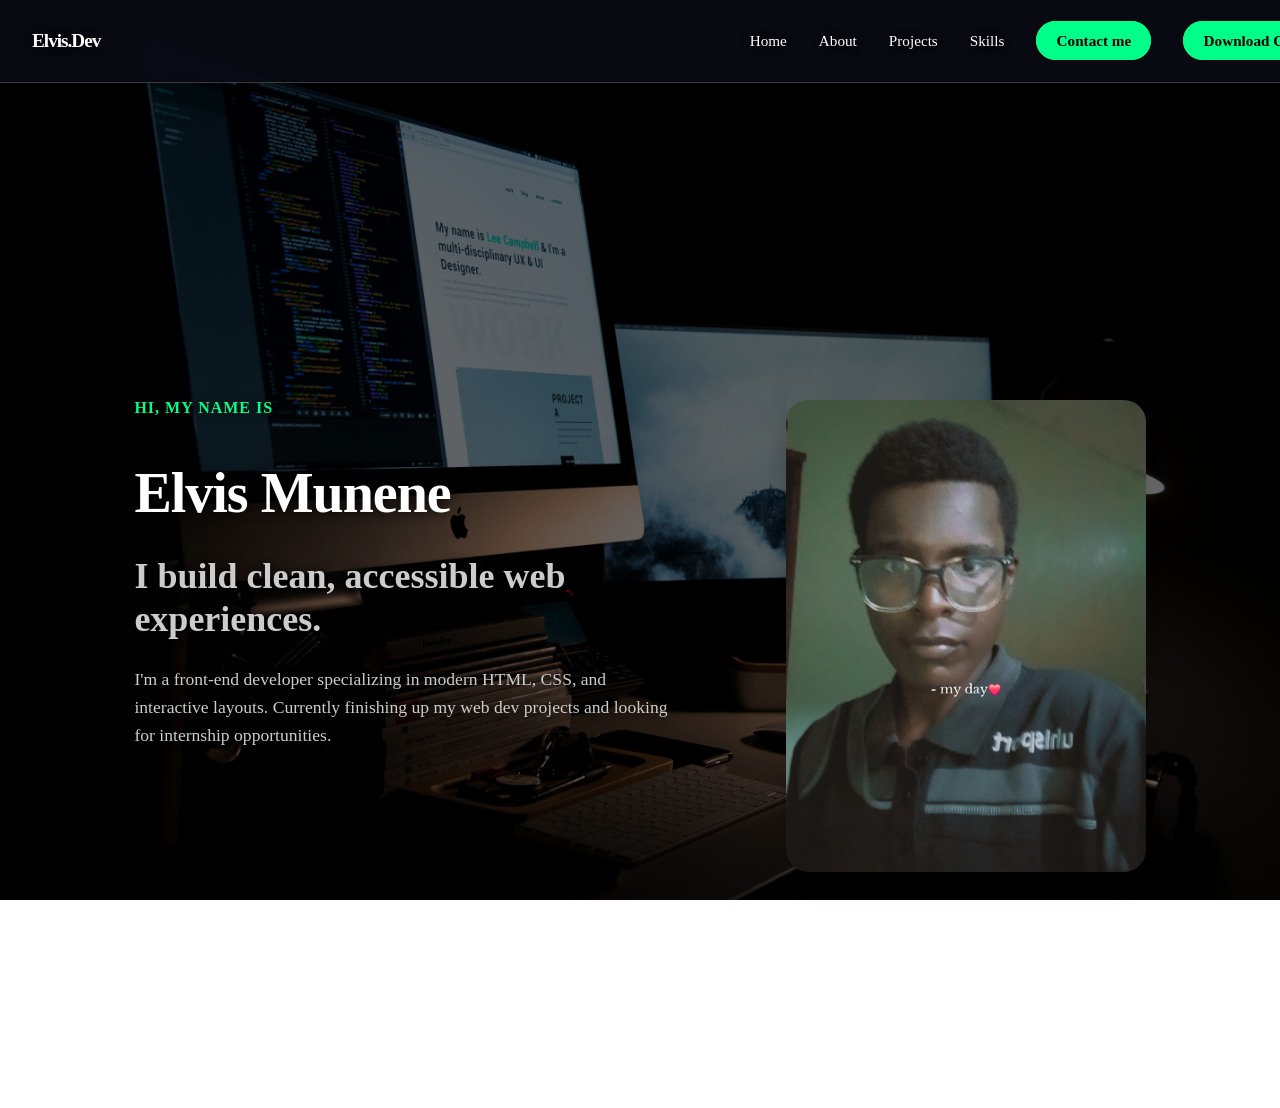
<file: index.html>
<!doctype html>
<html lang="en">
  <head>
    <meta charset="UTF-8" />
    <meta name="viewport" content="width=device-width, initial-scale=1.0" />
    <title>Elvis Portfolio</title>
    <link rel="stylesheet" href="style.css" />
  </head>
  <body>
    <nav class="navbar" id="header-navbar">
      <div id="navlogo">
        <a href="#home">Elvis.Dev</a>
      </div>

      <ul class="navmenu">
        <li><a href="index.html" class="navlink">Home</a></li>
        <li><a href="about.html" class="navlink">About</a></li>
        <li><a href="projects.html" class="navlink">Projects</a></li>
        <li><a href="skills.html" class="navlink">Skills</a></li>
        <li><a href="contact.html" class="navlink navbtn">Contact me</a></li>
        <li>
          <a href="cv/Elvis_CV.html" class="navlink navbtn" download
            >Download Cv</a
          >
        </li>
      </ul>
    </nav>

    <section class="hero" id="home">
      <div class="hero-container">
        <div class="hero-text">
          <p class="hero-subtitle">Hi, my name is</p>
          <h1 class="hero-title">Elvis Munene</h1>
          <h2 class="hero-tagline">
            I build clean, accessible web experiences.
          </h2>
          <p class="hero-description">
            I'm a front-end developer specializing in modern HTML, CSS, and
            interactive layouts. Currently finishing up my web dev projects and
            looking for internship opportunities.
          </p>
        </div>

        <div class="herovisual">
          <div class="heroimagewrapper">
            <div class="heroimage">
              <img
                src="images1/mine.jpg"
                alt="Elvis with glasses"
                class="heroimage"
              />
            </div>
          </div>
        </div>
      </div>
    </section>
  </body>
</html>
</file>
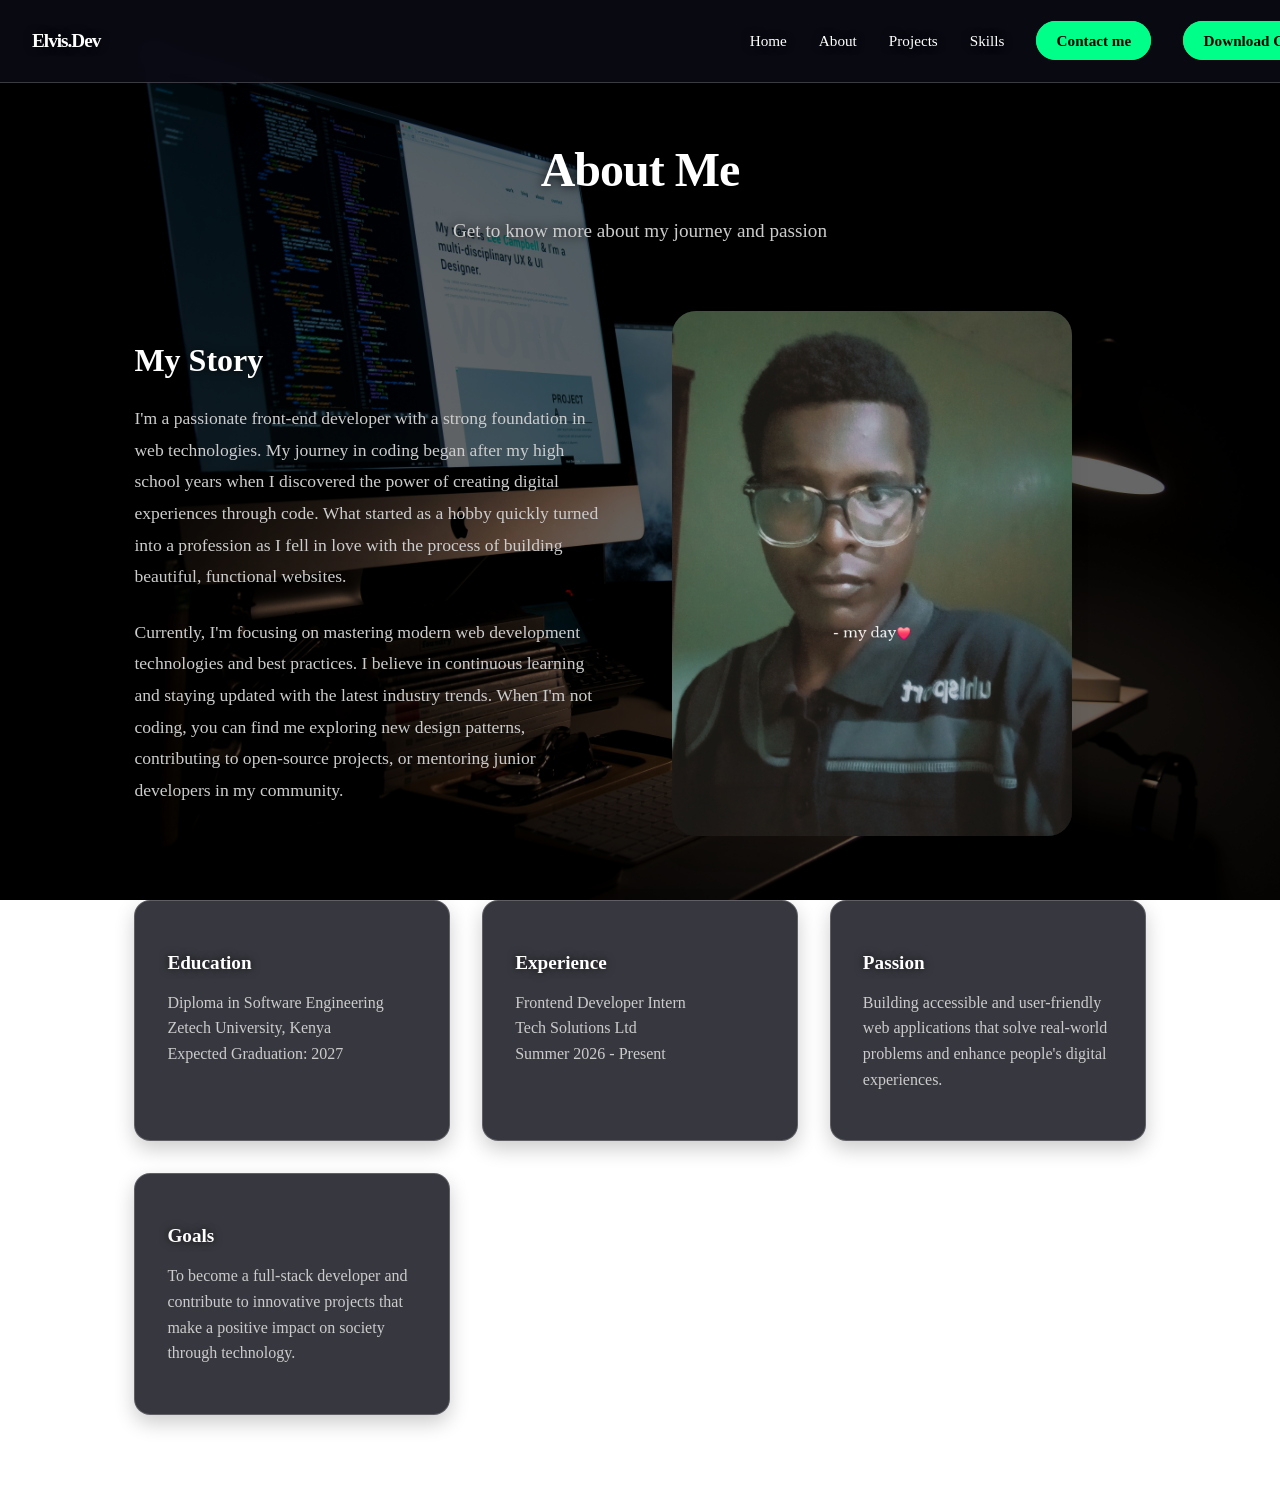
<file: about.html>
<!doctype html>
<html lang="en">
  <head>
    <meta charset="UTF-8" />
    <meta name="viewport" content="width=device-width, initial-scale=1.0" />
    <title>About - Elvis Portfolio</title>
    <link rel="stylesheet" href="style.css" />
  </head>
  <body>
    <nav class="navbar" id="header-navbar">
      <div id="navlogo">
        <a href="#home">Elvis.Dev</a>
      </div>

      <ul class="navmenu">
        <li><a href="index.html" class="navlink">Home</a></li>
        <li><a href="about.html" class="navlink">About</a></li>
        <li><a href="projects.html" class="navlink">Projects</a></li>
        <li><a href="skills.html" class="navlink">Skills</a></li>
        <li><a href="contact.html" class="navlink navbtn">Contact me</a></li>
        <li>
          <a href="cv/Elvis_CV.html" class="navlink navbtn" download
            >Download Cv</a
          >
        </li>
      </ul>
    </nav>

    <section class="page-section" id="about">
      <div class="section-container">
        <div class="section-header">
          <h1 class="section-title">About Me</h1>
          <p class="section-subtitle">
            Get to know more about my journey and passion
          </p>
        </div>

        <div class="about-content">
          <div class="about-text">
            <h2 class="about-heading">My Story</h2>
            <p class="about-paragraph">
              I'm a passionate front-end developer with a strong foundation in
              web technologies. My journey in coding began after my high school
              years when I discovered the power of creating digital experiences
              through code. What started as a hobby quickly turned into a
              profession as I fell in love with the process of building
              beautiful, functional websites.
            </p>
            <p class="about-paragraph">
              Currently, I'm focusing on mastering modern web development
              technologies and best practices. I believe in continuous learning
              and staying updated with the latest industry trends. When I'm not
              coding, you can find me exploring new design patterns,
              contributing to open-source projects, or mentoring junior
              developers in my community.
            </p>
          </div>

          <div class="about-image-wrapper">
            <img
              src="images1/mine.jpg"
              alt="Elvis Munene"
              class="about-image"
            />
          </div>
        </div>

        <div class="about-details">
          <div class="detail-card">
            <h3 class="detail-title">Education</h3>
            <p class="detail-content">
              Diploma in Software Engineering<br />
              Zetech University, Kenya<br />
              Expected Graduation: 2027
            </p>
          </div>

          <div class="detail-card">
            <h3 class="detail-title">Experience</h3>
            <p class="detail-content">
              Frontend Developer Intern<br />
              Tech Solutions Ltd<br />
              Summer 2026 - Present
            </p>
          </div>

          <div class="detail-card">
            <h3 class="detail-title">Passion</h3>
            <p class="detail-content">
              Building accessible and user-friendly web applications that solve
              real-world problems and enhance people's digital experiences.
            </p>
          </div>

          <div class="detail-card">
            <h3 class="detail-title">Goals</h3>
            <p class="detail-content">
              To become a full-stack developer and contribute to innovative
              projects that make a positive impact on society through
              technology.
            </p>
          </div>
        </div>
      </div>
    </section>
  </body>
</html>
</file>
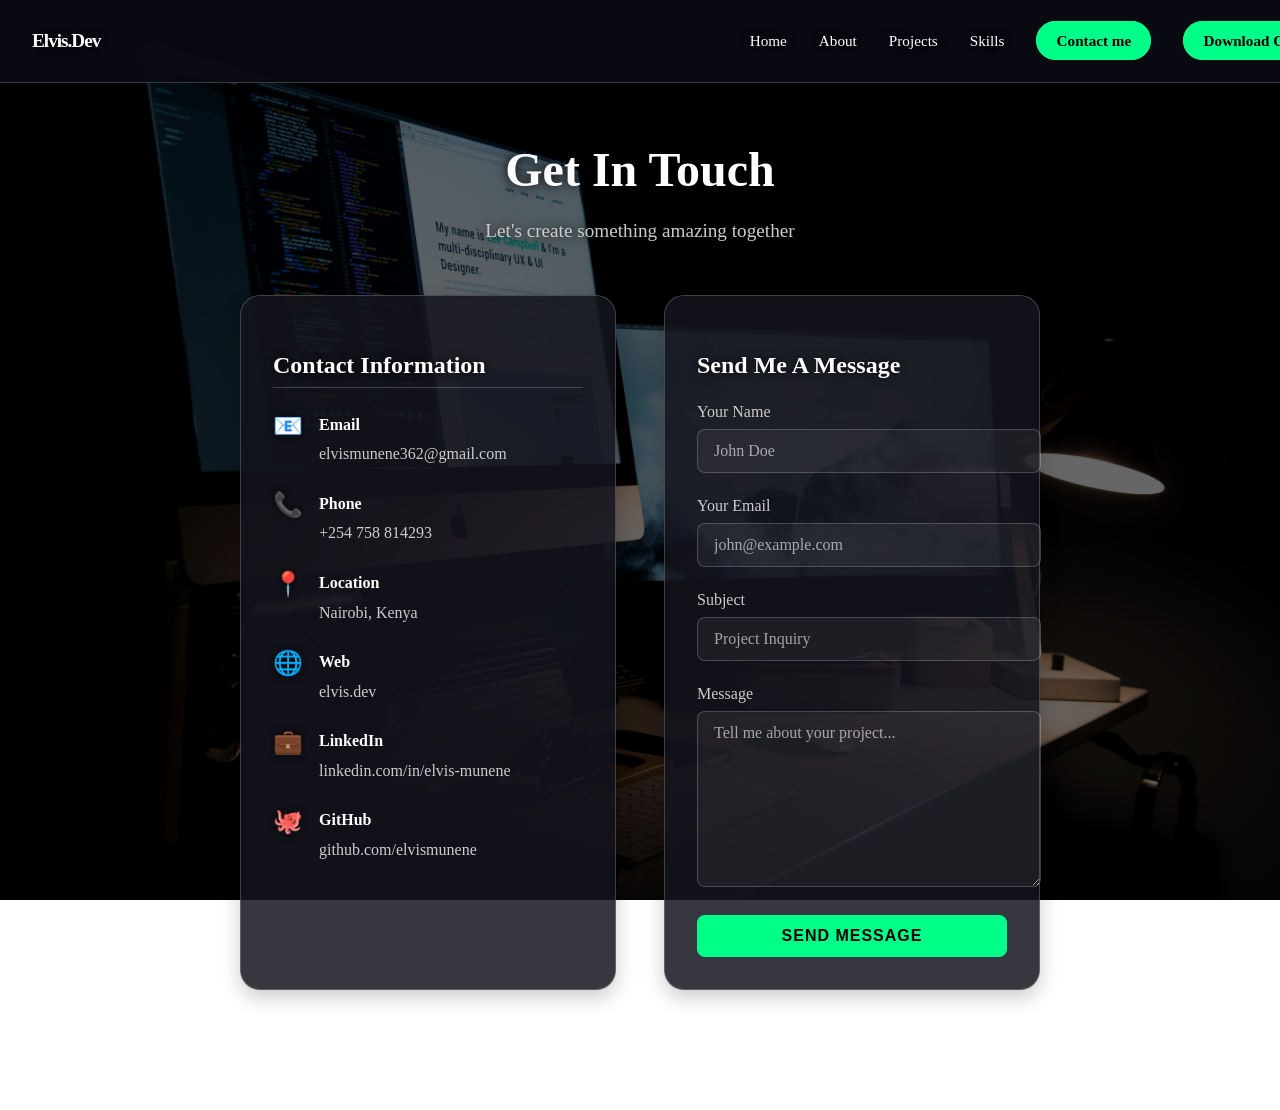
<file: contact.html>
<!doctype html>
<html lang="en">
  <head>
    <meta charset="UTF-8" />
    <meta name="viewport" content="width=device-width, initial-scale=1.0" />
    <title>Contact - Elvis Portfolio</title>
    <link rel="stylesheet" href="style.css" />
  </head>
  <body>
    <nav class="navbar" id="header-navbar">
      <div id="navlogo">
        <a href="#home">Elvis.Dev</a>
      </div>

      <ul class="navmenu">
        <li><a href="index.html" class="navlink">Home</a></li>
        <li><a href="about.html" class="navlink">About</a></li>
        <li><a href="projects.html" class="navlink">Projects</a></li>
        <li><a href="skills.html" class="navlink">Skills</a></li>
        <li><a href="contact.html" class="navlink navbtn">Contact me</a></li>
        <li>
          <a href="cv/Elvis_CV.html" class="navlink navbtn" download
            >Download Cv</a
          >
        </li>
      </ul>
    </nav>

    <section class="contact-section" id="contact">
      <div class="contact-container">
        <div class="contact-header">
          <h1 class="contact-title">Get In Touch</h1>
          <p class="contact-subtitle">
            Let's create something amazing together
          </p>
        </div>

        <div class="contact-content">
          <div class="contact-info">
            <h3>Contact Information</h3>

            <div class="info-item">
              <div class="info-icon">📧</div>
              <div class="info-text">
                <strong>Email</strong>
                elvismunene362@gmail.com
              </div>
            </div>

            <div class="info-item">
              <div class="info-icon">📞</div>
              <div class="info-text">
                <strong>Phone</strong>
                +254 758 814293
              </div>
            </div>

            <div class="info-item">
              <div class="info-icon">📍</div>
              <div class="info-text">
                <strong>Location</strong>
                Nairobi, Kenya
              </div>
            </div>

            <div class="info-item">
              <div class="info-icon">🌐</div>
              <div class="info-text">
                <strong>Web</strong>
                elvis.dev
              </div>
            </div>

            <div class="info-item">
              <div class="info-icon">💼</div>
              <div class="info-text">
                <strong>LinkedIn</strong>
                linkedin.com/in/elvis-munene
              </div>
            </div>

            <div class="info-item">
              <div class="info-icon">🐙</div>
              <div class="info-text">
                <strong>GitHub</strong>
                github.com/elvismunene
              </div>
            </div>
          </div>

          <div class="contact-form">
            <h3>Send Me A Message</h3>
            <form action="#" method="POST">
              <div class="form-group">
                <label for="name">Your Name</label>
                <input
                  type="text"
                  id="name"
                  name="name"
                  placeholder="John Doe"
                  required
                />
              </div>

              <div class="form-group">
                <label for="email">Your Email</label>
                <input
                  type="email"
                  id="email"
                  name="email"
                  placeholder="john@example.com"
                  required
                />
              </div>

              <div class="form-group">
                <label for="subject">Subject</label>
                <input
                  type="text"
                  id="subject"
                  name="subject"
                  placeholder="Project Inquiry"
                  required
                />
              </div>

              <div class="form-group">
                <label for="message">Message</label>
                <textarea
                  id="message"
                  name="message"
                  placeholder="Tell me about your project..."
                  required
                ></textarea>
              </div>

              <button type="submit" class="submit-btn">Send Message</button>
            </form>
          </div>
        </div>
      </div>
    </section>
  </body>
</html>
</file>
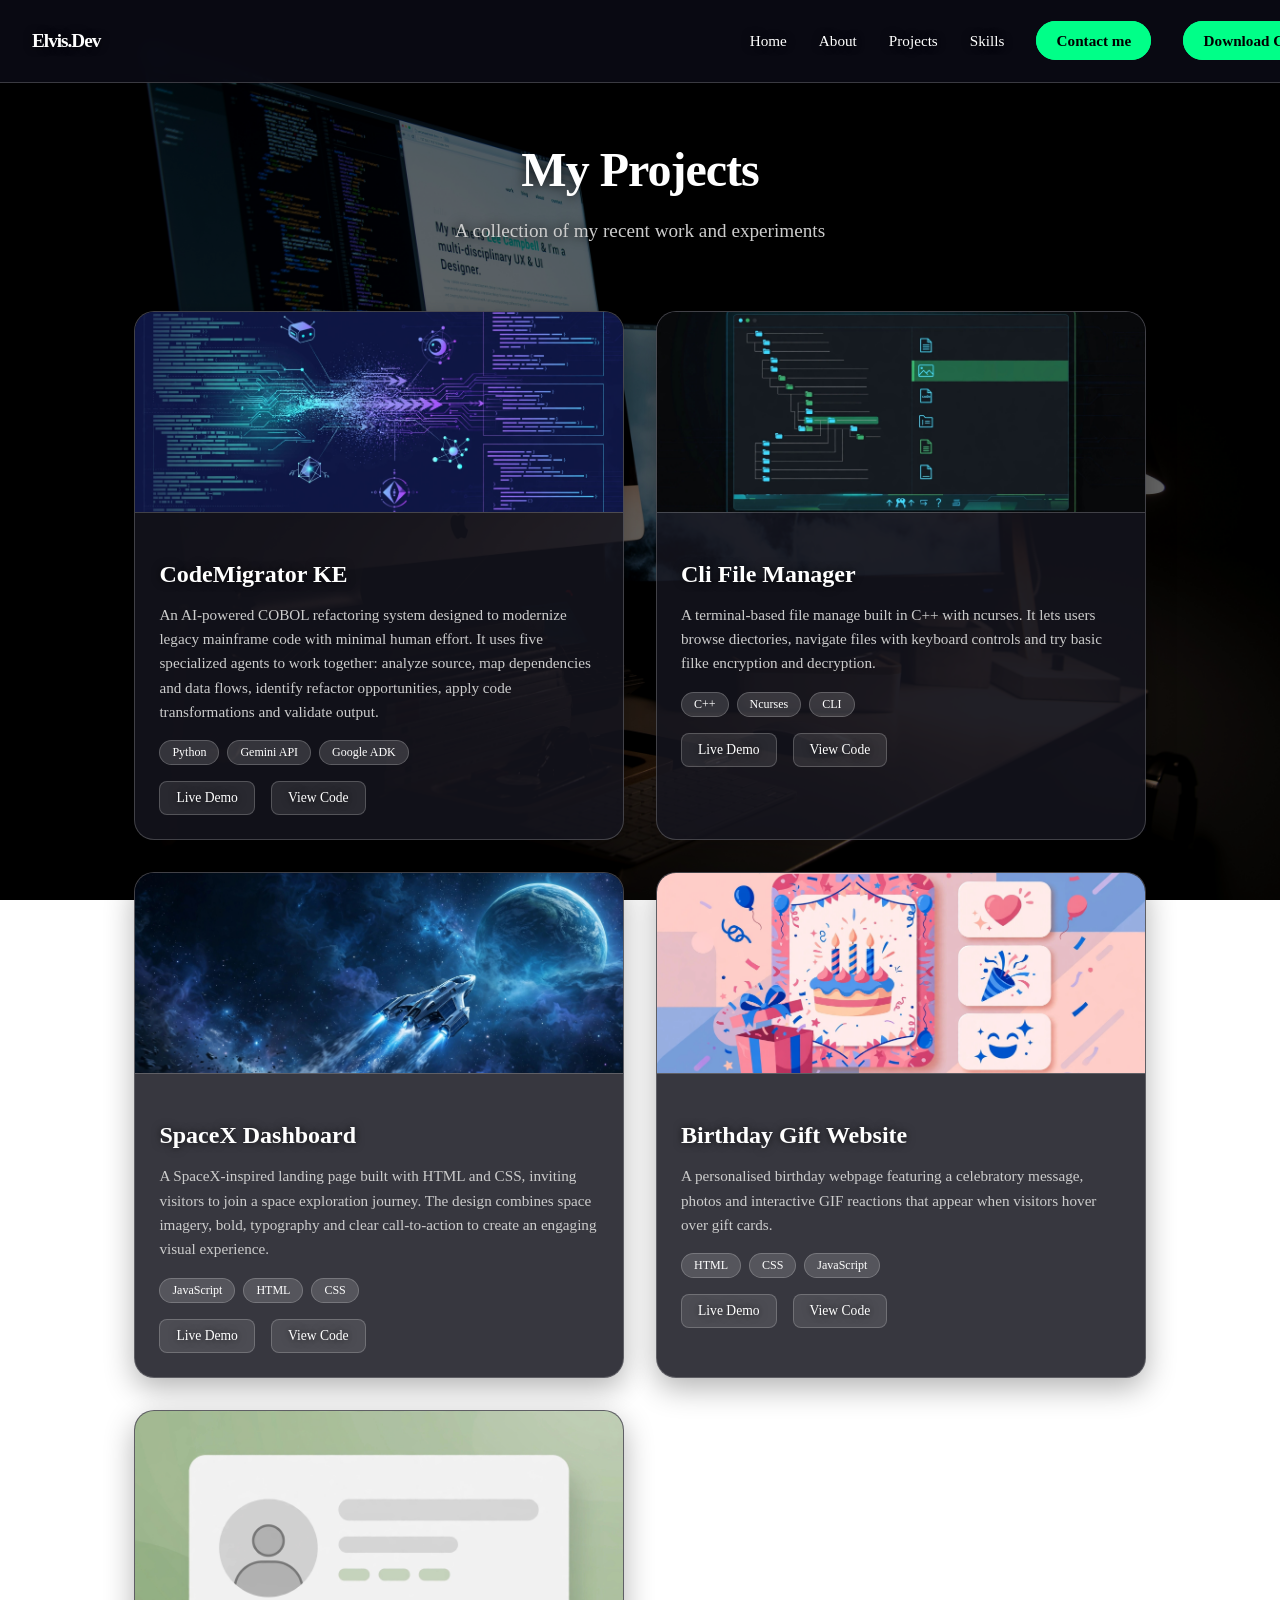
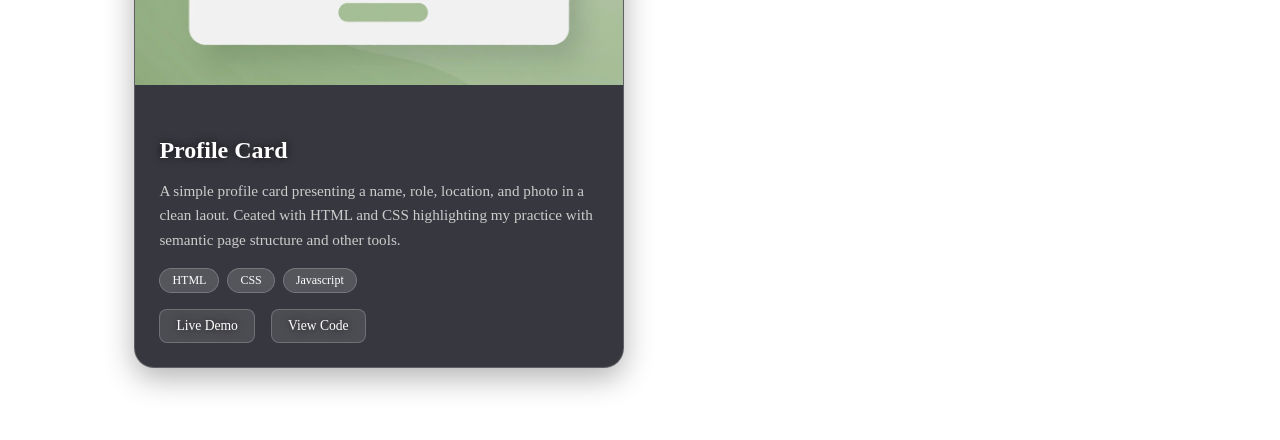
<file: projects.html>
<!doctype html>
<html lang="en">
  <head>
    <meta charset="UTF-8" />
    <meta name="viewport" content="width=device-width, initial-scale=1.0" />
    <title>Projects - Elvis Portfolio</title>
    <link rel="stylesheet" href="style.css" />
  </head>
  <body>
    <nav class="navbar" id="header-navbar">
      <div id="navlogo">
        <a href="#home">Elvis.Dev</a>
      </div>

      <ul class="navmenu">
        <li><a href="index.html" class="navlink">Home</a></li>
        <li><a href="about.html" class="navlink">About</a></li>
        <li><a href="projects.html" class="navlink">Projects</a></li>
        <li><a href="skills.html" class="navlink">Skills</a></li>
        <li><a href="contact.html" class="navlink navbtn">Contact me</a></li>
        <li>
          <a href="cv/Elvis_CV.html" class="navlink navbtn" download
            >Download Cv</a
          >
        </li>
      </ul>
    </nav>

    <section class="page-section" id="projects">
      <div class="section-container">
        <div class="section-header">
          <h1 class="section-title">My Projects</h1>
          <p class="section-subtitle">
            A collection of my recent work and experiments
          </p>
        </div>

        <div class="projects-grid">
          <!-- Project Card 1 -->
          <div class="project-card">
            <div class="project-image-wrapper">
              <img
                src="images1/code-migrator.jpg"
                alt="code refactoror"
                class="project-image"
              />
            </div>
            <div class="project-info">
              <h3 class="project-title">CodeMigrator KE</h3>
              <p class="project-description">
                An AI-powered COBOL refactoring system designed to modernize
                legacy mainframe code with minimal human effort. It uses five
                specialized agents to work together: analyze source, map
                dependencies and data flows, identify refactor opportunities,
                apply code transformations and validate output.
              </p>
              <div class="project-tags">
                <span class="tag">Python</span>
                <span class="tag">Gemini API</span>
                <span class="tag">Google ADK</span>
              </div>
              <div class="project-links">
                <a href="#" class="project-link">Live Demo</a>
                <a href="#" class="project-link">View Code</a>
              </div>
            </div>
          </div>

          <!-- Project Card 2 -->
          <div class="project-card">
            <div class="project-image-wrapper">
              <img
                src="images1/cli file manager.jpg"
                alt="CLI-based file manager"
                class="project-image"
              />
            </div>
            <div class="project-info">
              <h3 class="project-title">Cli File Manager</h3>
              <p class="project-description">
                A terminal-based file manage built in C++ with ncurses. It lets
                users browse diectories, navigate files with keyboard controls
                and try basic filke encryption and decryption.
              </p>
              <div class="project-tags">
                <span class="tag">C++</span>
                <span class="tag">Ncurses</span>
                <span class="tag">CLI</span>
              </div>
              <div class="project-links">
                <a href="#" class="project-link">Live Demo</a>
                <a href="#" class="project-link">View Code</a>
              </div>
            </div>
          </div>

          <!-- Project Card 3 -->
          <div class="project-card">
            <div class="project-image-wrapper">
              <img
                src="images1/space-exploration.jpg"
                alt="SpaceX landing page"
                class="project-image"
              />
            </div>
            <div class="project-info">
              <h3 class="project-title">SpaceX Dashboard</h3>
              <p class="project-description">
                A SpaceX-inspired landing page built with HTML and CSS, inviting
                visitors to join a space exploration journey. The design
                combines space imagery, bold, typography and clear
                call-to-action to create an engaging visual experience.
              </p>
              <div class="project-tags">
                <span class="tag">JavaScript</span>
                <span class="tag">HTML</span>
                <span class="tag">CSS</span>
              </div>
              <div class="project-links">
                <a href="#" class="project-link">Live Demo</a>
                <a href="#" class="project-link">View Code</a>
              </div>
            </div>
          </div>

          <!-- Project Card 4 -->
          <div class="project-card">
            <div class="project-image-wrapper">
              <img
                src="images1/bday.jpg"
                alt="Bithday gift website"
                class="project-image"
              />
            </div>
            <div class="project-info">
              <h3 class="project-title">Birthday Gift Website</h3>
              <p class="project-description">
                A personalised birthday webpage featuring a celebratory message,
                photos and interactive GIF reactions that appear when visitors
                hover over gift cards.
              </p>
              <div class="project-tags">
                <span class="tag">HTML</span>
                <span class="tag">CSS</span>
                <span class="tag">JavaScript</span>
              </div>
              <div class="project-links">
                <a href="#" class="project-link">Live Demo</a>
                <a href="#" class="project-link">View Code</a>
              </div>
            </div>
          </div>

          <!-- Project Card 5 -->
          <div class="project-card">
            <div class="Business-card">
              <img
                src="images1/card.jpg"
                alt="Chat Application"
                class="project-image"
              />
            </div>
            <div class="project-info">
              <h3 class="project-title">Profile Card</h3>
              <p class="project-description">
                A simple profile card presenting a name, role, location, and
                photo in a clean laout. Ceated with HTML and CSS highlighting my
                practice with semantic page structure and other tools.
              </p>
              <div class="project-tags">
                <span class="tag">HTML</span>
                <span class="tag">CSS</span>
                <span class="tag">Javascript</span>
              </div>
              <div class="project-links">
                <a href="#" class="project-link">Live Demo</a>
                <a href="#" class="project-link">View Code</a>
              </div>
            </div>
          </div>
        </div>
      </div>
    </section>
  </body>
</html>
</file>
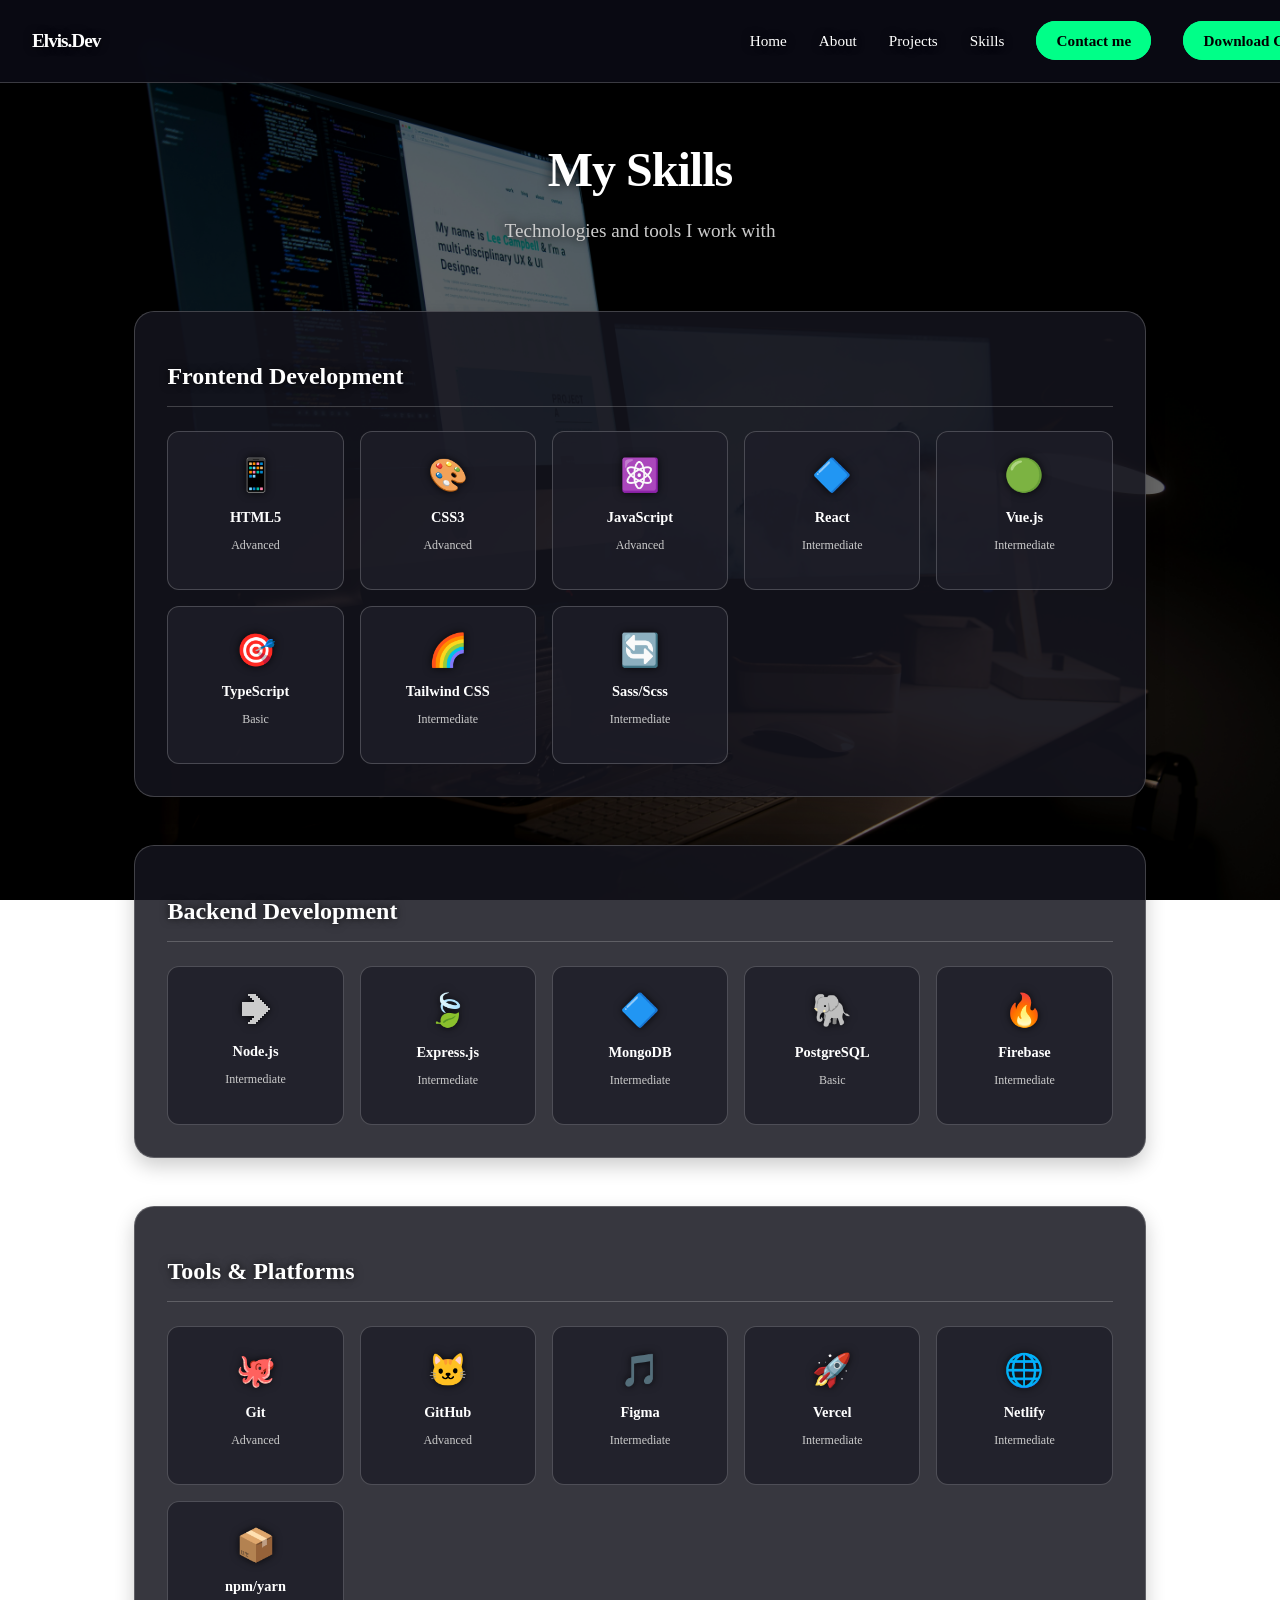
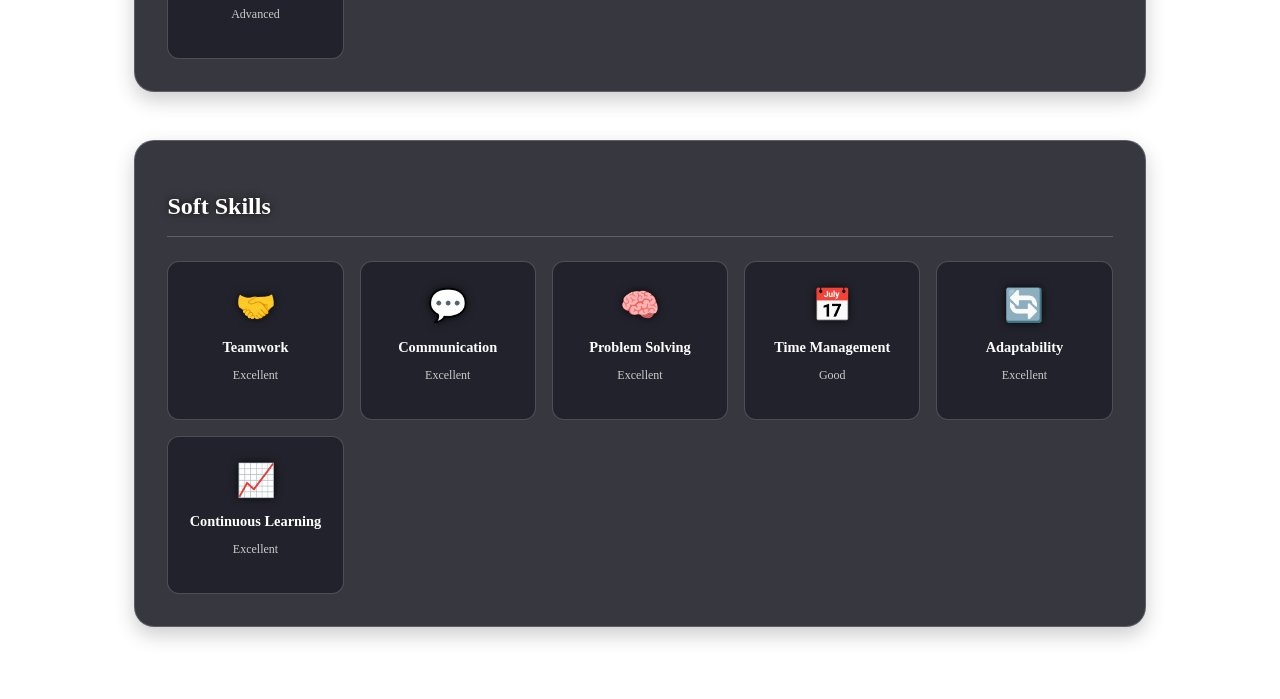
<file: skills.html>
<!doctype html>
<html lang="en">
  <head>
    <meta charset="UTF-8" />
    <meta name="viewport" content="width=device-width, initial-scale=1.0" />
    <title>Skills - Elvis Portfolio</title>
    <link rel="stylesheet" href="style.css" />
  </head>
  <body>
    <nav class="navbar" id="header-navbar">
      <div id="navlogo">
        <a href="#home">Elvis.Dev</a>
      </div>

      <ul class="navmenu">
        <li><a href="index.html" class="navlink">Home</a></li>
        <li><a href="about.html" class="navlink">About</a></li>
        <li><a href="projects.html" class="navlink">Projects</a></li>
        <li><a href="skills.html" class="navlink">Skills</a></li>
        <li><a href="contact.html" class="navlink navbtn">Contact me</a></li>
        <li>
          <a href="cv/Elvis_CV.html" class="navlink navbtn" download
            >Download Cv</a
          >
        </li>
      </ul>
    </nav>

    <section class="page-section" id="skills">
      <div class="section-container">
        <div class="section-header">
          <h1 class="section-title">My Skills</h1>
          <p class="section-subtitle">Technologies and tools I work with</p>
        </div>

        <div class="skills-container">
          <div class="skills-category">
            <h2 class="category-title">Frontend Development</h2>
            <div class="skills-grid">
              <div class="skill-card">
                <div class="skill-icon">📱</div>
                <h3 class="skill-name">HTML5</h3>
                <p class="skill-level">Advanced</p>
              </div>
              <div class="skill-card">
                <div class="skill-icon">🎨</div>
                <h3 class="skill-name">CSS3</h3>
                <p class="skill-level">Advanced</p>
              </div>
              <div class="skill-card">
                <div class="skill-icon">⚛️</div>
                <h3 class="skill-name">JavaScript</h3>
                <p class="skill-level">Advanced</p>
              </div>
              <div class="skill-card">
                <div class="skill-icon">🔷</div>
                <h3 class="skill-name">React</h3>
                <p class="skill-level">Intermediate</p>
              </div>
              <div class="skill-card">
                <div class="skill-icon">🟢</div>
                <h3 class="skill-name">Vue.js</h3>
                <p class="skill-level">Intermediate</p>
              </div>
              <div class="skill-card">
                <div class="skill-icon">🎯</div>
                <h3 class="skill-name">TypeScript</h3>
                <p class="skill-level">Basic</p>
              </div>
              <div class="skill-card">
                <div class="skill-icon">🌈</div>
                <h3 class="skill-name">Tailwind CSS</h3>
                <p class="skill-level">Intermediate</p>
              </div>
              <div class="skill-card">
                <div class="skill-icon">🔄</div>
                <h3 class="skill-name">Sass/Scss</h3>
                <p class="skill-level">Intermediate</p>
              </div>
            </div>
          </div>

          <div class="skills-category">
            <h2 class="category-title">Backend Development</h2>
            <div class="skills-grid">
              <div class="skill-card">
                <div class="skill-icon">🢂</div>
                <h3 class="skill-name">Node.js</h3>
                <p class="skill-level">Intermediate</p>
              </div>
              <div class="skill-card">
                <div class="skill-icon">🍃</div>
                <h3 class="skill-name">Express.js</h3>
                <p class="skill-level">Intermediate</p>
              </div>
              <div class="skill-card">
                <div class="skill-icon">🔷</div>
                <h3 class="skill-name">MongoDB</h3>
                <p class="skill-level">Intermediate</p>
              </div>
              <div class="skill-card">
                <div class="skill-icon">🐘</div>
                <h3 class="skill-name">PostgreSQL</h3>
                <p class="skill-level">Basic</p>
              </div>
              <div class="skill-card">
                <div class="skill-icon">🔥</div>
                <h3 class="skill-name">Firebase</h3>
                <p class="skill-level">Intermediate</p>
              </div>
            </div>
          </div>

          <div class="skills-category">
            <h2 class="category-title">Tools & Platforms</h2>
            <div class="skills-grid">
              <div class="skill-card">
                <div class="skill-icon">🐙</div>
                <h3 class="skill-name">Git</h3>
                <p class="skill-level">Advanced</p>
              </div>
              <div class="skill-card">
                <div class="skill-icon">🐱</div>
                <h3 class="skill-name">GitHub</h3>
                <p class="skill-level">Advanced</p>
              </div>
              <div class="skill-card">
                <div class="skill-icon">🎵</div>
                <h3 class="skill-name">Figma</h3>
                <p class="skill-level">Intermediate</p>
              </div>
              <div class="skill-card">
                <div class="skill-icon">🚀</div>
                <h3 class="skill-name">Vercel</h3>
                <p class="skill-level">Intermediate</p>
              </div>
              <div class="skill-card">
                <div class="skill-icon">🌐</div>
                <h3 class="skill-name">Netlify</h3>
                <p class="skill-level">Intermediate</p>
              </div>
              <div class="skill-card">
                <div class="skill-icon">📦</div>
                <h3 class="skill-name">npm/yarn</h3>
                <p class="skill-level">Advanced</p>
              </div>
            </div>
          </div>

          <div class="skills-category">
            <h2 class="category-title">Soft Skills</h2>
            <div class="skills-grid">
              <div class="skill-card">
                <div class="skill-icon">🤝</div>
                <h3 class="skill-name">Teamwork</h3>
                <p class="skill-level">Excellent</p>
              </div>
              <div class="skill-card">
                <div class="skill-icon">💬</div>
                <h3 class="skill-name">Communication</h3>
                <p class="skill-level">Excellent</p>
              </div>
              <div class="skill-card">
                <div class="skill-icon">🧠</div>
                <h3 class="skill-name">Problem Solving</h3>
                <p class="skill-level">Excellent</p>
              </div>
              <div class="skill-card">
                <div class="skill-icon">📅</div>
                <h3 class="skill-name">Time Management</h3>
                <p class="skill-level">Good</p>
              </div>
              <div class="skill-card">
                <div class="skill-icon">🔄</div>
                <h3 class="skill-name">Adaptability</h3>
                <p class="skill-level">Excellent</p>
              </div>
              <div class="skill-card">
                <div class="skill-icon">📈</div>
                <h3 class="skill-name">Continuous Learning</h3>
                <p class="skill-level">Excellent</p>
              </div>
            </div>
          </div>
        </div>
      </div>
    </section>
  </body>
</html>
</file>
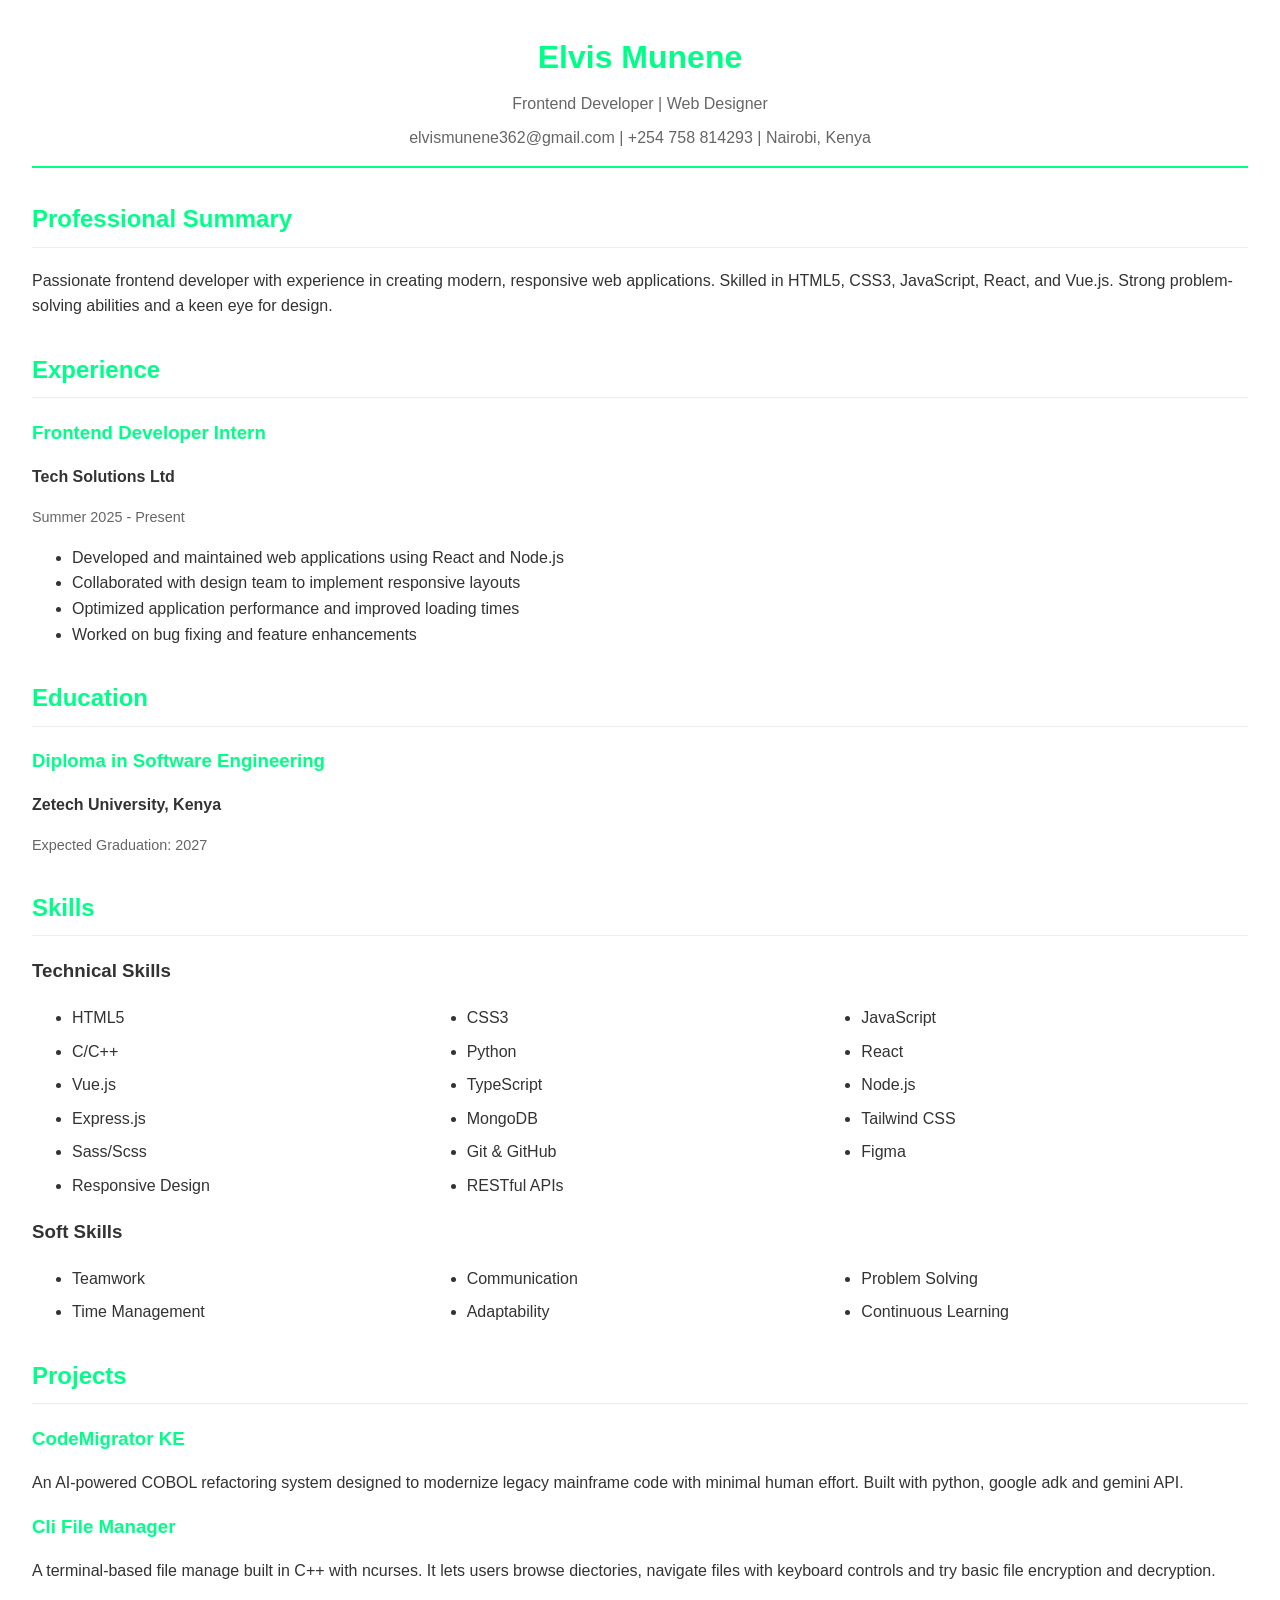
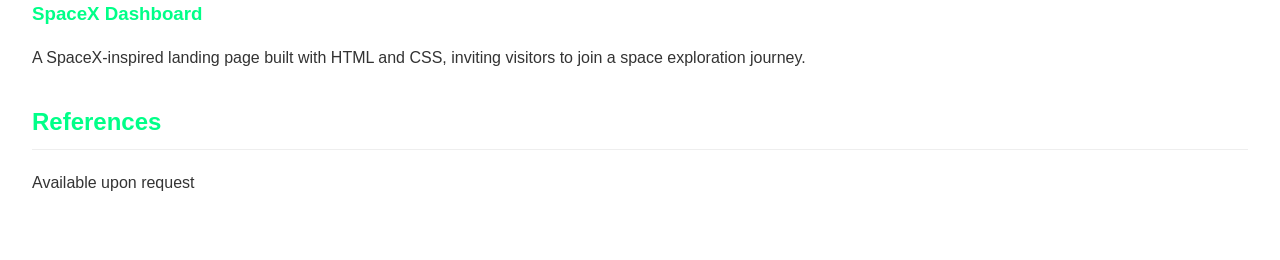
<file: cv/Elvis_CV.html>
<!doctype html>
<html lang="en">
  <head>
    <meta charset="UTF-8" />
    <meta name="viewport" content="width=device-width, initial-scale=1.0" />
    <title>Elvis Munene - CV</title>
    <style>
      body {
        font-family: Arial, sans-serif;
        line-height: 1.6;
        margin: 0;
        padding: 2rem;
        color: #333;
        background: #fff;
      }
      .cv-header {
        text-align: center;
        margin-bottom: 2rem;
        border-bottom: 2px solid #00ff88;
        padding-bottom: 1rem;
      }
      .cv-header h1 {
        margin: 0;
        color: #00ff88;
      }
      .cv-header p {
        margin: 0.5rem 0 0;
        color: #666;
      }
      .section {
        margin-bottom: 2rem;
      }
      .section h2 {
        color: #00ff88;
        border-bottom: 1px solid #eee;
        padding-bottom: 0.5rem;
      }
      .contact-info {
        display: grid;
        grid-template-columns: 1fr 1fr;
        gap: 1rem;
        margin-bottom: 1rem;
      }
      .info-item {
        margin-bottom: 0.5rem;
      }
      .info-item strong {
        color: #00ff88;
      }
      .experience-item,
      .education-item {
        margin-bottom: 1rem;
      }
      .experience-item h3,
      .education-item h3 {
        margin: 0 0 0.25rem;
        color: #00ff88;
      }
      .experience-item .company,
      .education-item .institution {
        font-weight: bold;
      }
      .experience-item .date,
      .education-item .date {
        color: #666;
        font-size: 0.9rem;
      }
      .skills-list {
        display: grid;
        grid-template-columns: repeat(3, 1fr);
        gap: 0.5rem;
      }
      .skills-list li {
        margin: 0;
      }
      .print-only {
        display: none;
      }
      @media print {
        .print-only {
          display: block;
        }
        body {
          padding: 0;
        }
        .cv-header {
          page-break-after: avoid;
        }
      }
    </style>
  </head>
  <body>
    <div class="cv-header">
      <h1>Elvis Munene</h1>
      <p>Frontend Developer | Web Designer</p>
      <p>elvismunene362@gmail.com | +254 758 814293 | Nairobi, Kenya</p>
    </div>

    <div class="section">
      <h2>Professional Summary</h2>
      <p>
        Passionate frontend developer with experience in creating modern,
        responsive web applications. Skilled in HTML5, CSS3, JavaScript, React,
        and Vue.js. Strong problem-solving abilities and a keen eye for design.
      </p>
    </div>

    <div class="section">
      <h2>Experience</h2>
      <div class="experience-item">
        <h3>Frontend Developer Intern</h3>
        <p class="company">Tech Solutions Ltd</p>
        <p class="date">Summer 2025 - Present</p>
        <ul>
          <li>
            Developed and maintained web applications using React and Node.js
          </li>
          <li>Collaborated with design team to implement responsive layouts</li>
          <li>Optimized application performance and improved loading times</li>
          <li>Worked on bug fixing and feature enhancements</li>
        </ul>
      </div>
    </div>

    <div class="section">
      <h2>Education</h2>
      <div class="education-item">
        <h3>Diploma in Software Engineering</h3>
        <p class="institution">Zetech University, Kenya</p>
        <p class="date">Expected Graduation: 2027</p>
      </div>
    </div>

    <div class="section">
      <h2>Skills</h2>
      <h3>Technical Skills</h3>
      <ul class="skills-list">
        <li>HTML5</li>
        <li>CSS3</li>
        <li>JavaScript</li>
        <li>C/C++</li>
        <li>Python</li>
        <li>React</li>
        <li>Vue.js</li>
        <li>TypeScript</li>
        <li>Node.js</li>
        <li>Express.js</li>
        <li>MongoDB</li>
        <li>Tailwind CSS</li>
        <li>Sass/Scss</li>
        <li>Git & GitHub</li>
        <li>Figma</li>
        <li>Responsive Design</li>
        <li>RESTful APIs</li>
      </ul>

      <h3>Soft Skills</h3>
      <ul class="skills-list">
        <li>Teamwork</li>
        <li>Communication</li>
        <li>Problem Solving</li>
        <li>Time Management</li>
        <li>Adaptability</li>
        <li>Continuous Learning</li>
      </ul>
    </div>

    <div class="section">
      <h2>Projects</h2>
      <div class="experience-item">
        <h3>CodeMigrator KE</h3>
        <p>
          An AI-powered COBOL refactoring system designed to modernize legacy
          mainframe code with minimal human effort. Built with python, google
          adk and gemini API.
        </p>
      </div>
      <div class="experience-item">
        <h3>Cli File Manager</h3>
        <p>
          A terminal-based file manage built in C++ with ncurses. It lets users
          browse diectories, navigate files with keyboard controls and try basic
          file encryption and decryption.
        </p>
      </div>
      <div class="experience-item">
        <h3>SpaceX Dashboard</h3>
        <p>
          A SpaceX-inspired landing page built with HTML and CSS, inviting
          visitors to join a space exploration journey.
        </p>
      </div>
    </div>

    <div class="section">
      <h2>References</h2>
      <p>Available upon request</p>
    </div>

    <div
      class="print-only"
      style="
        text-align: center;
        margin-top: 2rem;
        color: #666;
        font-size: 0.8rem;
      "
    >
      <p>Generated: <span id="date"></span></p>
      <p>Elvis Munene CV - Confidential</p>
    </div>

    <script>
      // Add current date for print
      document.getElementById("date").textContent =
        new Date().toLocaleDateString();

      // Auto-download when accessed directly
      if (window.location.pathname.includes("Elvis_CV.html")) {
        // This allows the file to be downloaded
      }
    </script>
  </body>
</html>
</file>
<file: style.css>
/* CSS Variables */
:root {
  --text-main: #ffffff;
  --text-muted: #cccccc;
  --accent-color: #00ff88;
  --bg-overlay: rgba(0, 0, 0, 0.6);
  --card-bg: rgba(20, 20, 30, 0.85);
  --card-border: rgba(255, 255, 255, 0.2);
  --text-shadow: 0px 0px 8px rgba(0, 0, 0, 0.8);
  --text-shadow-strong: 0px 0px 12px rgba(0, 0, 0, 1);
}

body {
  font-family: Cambria, Cochin, Georgia, Times, "Times New Roman", serif;
  background-image: url("images1/lee-campbell-DtDlVpy-vvQ-unsplash.jpg");
  background-size: cover;
  background-attachment: fixed;
  color: var(--text-muted);
  min-height: 100vh;
  position: relative;
}

body::before {
  content: "";
  position: fixed;
  top: 0;
  left: 0;
  width: 100%;
  height: 100%;
  background: var(--bg-overlay);
  z-index: -1;
}

.navbar {
  position: fixed;
  top: 0;
  left: 0;
  width: 100%;
  backdrop-filter: blur(10px);
  background: rgba(10, 10, 20, 0.9);
  display: flex;
  justify-content: space-between;
  align-items: center;
  padding: 1rem 2rem;
  z-index: 1000;
  border-bottom: 1px solid var(--card-border);
}

#navlogo a {
  font-size: 1.2rem;
  font-weight: 700;
  color: var(--text-main);
  text-decoration: none;
  letter-spacing: -1px;
  text-shadow: var(--text-shadow);
}

.navmenu {
  padding: 0;
  display: flex;
  align-items: center;
  list-style: none;
  gap: 2rem;
}

.navlink {
  font-size: 0.95rem;
  font-weight: 500;
  color: var(--text-main);
  text-decoration: none;
  transition: color 0.2s ease;
  text-shadow: var(--text-shadow);
}

.navlink:hover {
  color: var(--accent-color);
}

.navbtn {
  border: 1px solid var(--accent-color);
  background-color: var(--accent-color);
  color: #000 !important;
  padding: 0.6rem 1.2rem;
  border-radius: 50px;
  text-decoration: none;
  font-weight: 600;
  transition: all 0.3s ease;
  text-shadow: none;
}

.navbtn:hover {
  background-color: rgba(0, 255, 136, 0.8);
  transform: translateY(-2px);
  box-shadow: 0 5px 15px rgba(0, 255, 136, 0.3);
}

.navbtn:active {
  transform: scale(0.98);
}

.hero {
  display: flex;
  align-items: center;
  justify-content: center;
  padding: 8rem 10% 4rem;
  min-height: 100vh;
}

.hero-container {
  display: flex;
  align-items: center;
  gap: 4rem;
  max-width: 1200px;
  width: 100%;
}

.hero-text {
  flex: 1.2;
  text-shadow: var(--text-shadow-strong);
}

.hero-subtitle {
  font-size: 1rem;
  font-weight: 600;
  color: var(--accent-color);
  text-transform: uppercase;
  letter-spacing: 1px;
  margin-bottom: 0.75rem;
}

.hero-title {
  font-size: 3.5rem;
  font-weight: 800;
  color: var(--text-main);
  line-height: 1.1;
  letter-spacing: -1px;
  margin-bottom: 1rem;
}

.hero-tagline {
  font-size: 2.25rem;
  font-weight: 700;
  color: var(--text-muted);
  line-height: 1.2;
  margin-bottom: 1.5rem;
}

.hero-description {
  font-size: 1.1rem;
  line-height: 1.6;
  color: var(--text-muted);
  max-width: 540px;
  margin-bottom: 2.5rem;
}

.herovisual {
  display: flex;
  justify-content: center;
  align-items: center;
}

.heroimagewrapper {
  width: 100%;
  max-width: 360px;
}

.heroimage {
  margin-top: 50px;
  width: 100%;
  height: 100%;
  border-radius: 24px;
  display: flex;
  justify-content: center;
  align-items: center;
  box-shadow: 0 20px 25px -5px rgba(0, 0, 0, 0.1);
}

.heroimage img {
  width: 100%;
  height: 100%;
  object-fit: cover;
  border-radius: 22px;
}

/* Page Section Styles */
.page-section {
  display: flex;
  align-items: center;
  justify-content: center;
  padding: 6rem 10% 4rem;
  min-height: 100vh;
}

.section-container {
  max-width: 1200px;
  width: 100%;
}

.section-header {
  text-align: center;
  margin-bottom: 4rem;
  text-shadow: var(--text-shadow-strong);
}

.section-title {
  font-size: 3rem;
  font-weight: 800;
  color: var(--text-main);
  line-height: 1.1;
  letter-spacing: -1px;
  margin-bottom: 1rem;
}

.section-subtitle {
  font-size: 1.2rem;
  color: var(--text-muted);
  line-height: 1.6;
}

/* Projects Page Styles */
.projects-grid {
  display: grid;
  grid-template-columns: repeat(auto-fit, minmax(350px, 1fr));
  gap: 2rem;
}

.project-card {
  background: var(--card-bg);
  backdrop-filter: blur(10px);
  border-radius: 20px;
  overflow: hidden;
  transition:
    transform 0.3s ease,
    box-shadow 0.3s ease;
  border: 1px solid var(--card-border);
  box-shadow: 0 10px 30px rgba(0, 0, 0, 0.3);
}

.project-card:hover {
  transform: translateY(-10px);
  box-shadow: 0 20px 40px rgba(0, 0, 0, 0.4);
  border-color: var(--accent-color);
}

.project-image-wrapper {
  width: 100%;
  height: 200px;
  overflow: hidden;
  border-bottom: 1px solid var(--card-border);
}

.project-image {
  width: 100%;
  height: 100%;
  object-fit: cover;
  transition: transform 0.3s ease;
}

.project-card:hover .project-image {
  transform: scale(1.05);
}

.project-info {
  padding: 1.5rem;
}

.project-title {
  font-size: 1.5rem;
  font-weight: 700;
  color: var(--text-main);
  margin-bottom: 0.75rem;
  text-shadow: var(--text-shadow);
}

.project-description {
  font-size: 0.95rem;
  line-height: 1.6;
  color: var(--text-muted);
  margin-bottom: 1rem;
}

.project-tags {
  display: flex;
  flex-wrap: wrap;
  gap: 0.5rem;
  margin-bottom: 1rem;
}

.tag {
  background: rgba(255, 255, 255, 0.15);
  color: var(--text-main);
  padding: 0.25rem 0.75rem;
  border-radius: 20px;
  font-size: 0.75rem;
  font-weight: 500;
  border: 1px solid var(--card-border);
}

.project-links {
  display: flex;
  gap: 1rem;
}

.project-link {
  color: var(--text-main);
  text-decoration: none;
  font-size: 0.85rem;
  font-weight: 500;
  padding: 0.5rem 1rem;
  background: rgba(255, 255, 255, 0.1);
  border-radius: 8px;
  transition: all 0.3s ease;
  border: 1px solid var(--card-border);
  text-shadow: var(--text-shadow);
}

.project-link:hover {
  background: var(--accent-color);
  color: #000;
  transform: translateY(-2px);
  border-color: var(--accent-color);
}

/* About Page Styles */
.about-content {
  display: grid;
  grid-template-columns: 1fr 1fr;
  gap: 4rem;
  margin-bottom: 4rem;
  align-items: center;
}

.about-heading {
  font-size: 2rem;
  font-weight: 700;
  color: var(--text-main);
  margin-bottom: 1.5rem;
  text-shadow: var(--text-shadow);
}

.about-paragraph {
  font-size: 1.1rem;
  line-height: 1.8;
  color: var(--text-muted);
  margin-bottom: 1.5rem;
}

.about-image-wrapper {
  width: 100%;
  max-width: 400px;
  border-radius: 24px;
  overflow: hidden;
  box-shadow: 0 20px 25px -5px rgba(0, 0, 0, 0.1);
  background: var(--card-bg);
}

.about-image {
  width: 100%;
  height: auto;
  display: block;
}

.about-details {
  display: grid;
  grid-template-columns: repeat(auto-fit, minmax(250px, 1fr));
  gap: 2rem;
}

.detail-card {
  background: var(--card-bg);
  backdrop-filter: blur(10px);
  border-radius: 16px;
  padding: 2rem;
  border: 1px solid var(--card-border);
  transition:
    transform 0.3s ease,
    box-shadow 0.3s ease;
  box-shadow: 0 8px 20px #00000033;
}

.detail-card:hover {
  transform: translateY(-5px);
  box-shadow: 0 12px 30px #0000004d;
  border-color: var(--accent-color);
}

.detail-title {
  font-size: 1.2rem;
  font-weight: 700;
  color: var(--text-main);
  margin-bottom: 1rem;
  text-shadow: var(--text-shadow);
}

.detail-content {
  font-size: 1rem;
  line-height: 1.6;
  color: var(--text-muted);
}

/* Skills Page Styles */
.skills-container {
  display: flex;
  flex-direction: column;
  gap: 3rem;
}

.skills-category {
  background: var(--card-bg);
  backdrop-filter: blur(10px);
  border-radius: 20px;
  padding: 2rem;
  border: 1px solid var(--card-border);
  box-shadow: 0 8px 20px #00000033;
}

.category-title {
  font-size: 1.5rem;
  font-weight: 700;
  color: var(--text-main);
  margin-bottom: 1.5rem;
  text-shadow: var(--text-shadow);
  border-bottom: 1px solid var(--card-border);
  padding-bottom: 1rem;
}

.skills-grid {
  display: grid;
  grid-template-columns: repeat(auto-fit, minmax(150px, 1fr));
  gap: 1rem;
}

.skill-card {
  background: #1e1e28cc;
  border-radius: 12px;
  padding: 1.5rem 1rem;
  text-align: center;
  transition: all 0.3s ease;
  border: 1px solid var(--card-border);
}

.skill-card:hover {
  background: #282832e6;
  transform: translateY(-5px);
  box-shadow: 0 10px 20px #0000004d;
  border-color: var(--accent-color);
}

.skill-icon {
  font-size: 2rem;
  margin-bottom: 0.5rem;
  text-shadow: var(--text-shadow);
}

.skill-name {
  font-size: 0.9rem;
  font-weight: 600;
  color: var(--text-main);
  margin-bottom: 0.25rem;
}

.skill-level {
  font-size: 0.75rem;
  color: var(--text-muted);
  font-weight: 400;
}

/* Contact Page Styles */
.contact-section {
  display: flex;
  align-items: center;
  justify-content: center;
  padding: 6rem 10% 4rem;
  min-height: 100vh;
}

.contact-container {
  max-width: 800px;
  width: 100%;
}

.contact-header {
  text-align: center;
  margin-bottom: 3rem;
  text-shadow: var(--text-shadow-strong);
}

.contact-title {
  font-size: 3rem;
  font-weight: 800;
  color: var(--text-main);
  line-height: 1.1;
  margin-bottom: 1rem;
}

.contact-subtitle {
  font-size: 1.2rem;
  color: var(--text-muted);
  line-height: 1.6;
}

.contact-content {
  display: grid;
  grid-template-columns: 1fr 1fr;
  gap: 3rem;
  margin-bottom: 3rem;
}

.contact-info {
  background: var(--card-bg);
  backdrop-filter: blur(10px);
  border-radius: 20px;
  padding: 2rem;
  border: 1px solid var(--card-border);
  box-shadow: 0 8px 20px #00000033;
}

.contact-info h3 {
  font-size: 1.5rem;
  font-weight: 700;
  color: var(--text-main);
  margin-bottom: 1.5rem;
  text-shadow: var(--text-shadow);
  border-bottom: 1px solid var(--card-border);
  padding-bottom: 0.5rem;
}

.info-item {
  display: flex;
  align-items: flex-start;
  gap: 1rem;
  margin-bottom: 1.5rem;
}

.info-icon {
  color: var(--accent-color);
  font-size: 1.5rem;
  text-shadow: var(--text-shadow);
}

.info-text {
  color: var(--text-muted);
  line-height: 1.6;
}

.info-text strong {
  color: var(--text-main);
  display: block;
  margin-bottom: 0.25rem;
}

.contact-form {
  background: var(--card-bg);
  backdrop-filter: blur(10px);
  border-radius: 20px;
  padding: 2rem;
  border: 1px solid var(--card-border);
  box-shadow: 0 8px 20px #00000033;
}

.contact-form h3 {
  font-size: 1.5rem;
  font-weight: 700;
  color: var(--text-main);
  margin-bottom: 1.5rem;
  text-shadow: var(--text-shadow);
}

.form-group {
  margin-bottom: 1.5rem;
}

.form-group label {
  display: block;
  color: var(--text-muted);
  margin-bottom: 0.5rem;
  font-weight: 500;
}

.form-group input,
.form-group textarea {
  width: 100%;
  padding: 0.75rem 1rem;
  border: 1px solid var(--card-border);
  border-radius: 8px;
  background: #ffffff0d;
  color: var(--text-main);
  font-family: inherit;
  font-size: 1rem;
  transition:
    border-color 0.3s ease,
    box-shadow 0.3s ease;
}

.form-group input:focus,
.form-group textarea:focus {
  outline: none;
  border-color: var(--accent-color);
  box-shadow: 0 0 0 3px #00ff8833;
}

.form-group input::placeholder,
.form-group textarea::placeholder {
  color: #ffffff99;
}

.form-group textarea {
  min-height: 150px;
  resize: vertical;
}

.submit-btn {
  width: 100%;
  padding: 0.75rem 1.5rem;
  background: var(--accent-color);
  color: #000;
  border: none;
  border-radius: 8px;
  font-size: 1rem;
  font-weight: 600;
  cursor: pointer;
  transition: all 0.3s ease;
  text-transform: uppercase;
  letter-spacing: 1px;
}

.submit-btn:hover {
  background: #00ff88cc;
  transform: translateY(-2px);
  box-shadow: 0 5px 15px #00ff884d;
}

.submit-btn:active {
  transform: scale(0.98);
}

/* Responsive Design */
@media (max-width: 992px) {
  .contact-content {
    grid-template-columns: 1fr;
    gap: 2rem;
  }

  .about-content {
    grid-template-columns: 1fr;
    gap: 2rem;
  }

  .hero-container {
    flex-direction: column;
    text-align: center;
    gap: 3rem;
  }

  .hero-text {
    flex: none;
  }

  .navmenu {
    display: none;
  }
}

@media (max-width: 768px) {
  .projects-grid {
    grid-template-columns: 1fr;
  }

  .section-title {
    font-size: 2.5rem;
  }

  .contact-title {
    font-size: 2.5rem;
  }

  .hero-title {
    font-size: 2.5rem;
  }

  .hero-tagline {
    font-size: 1.5rem;
  }

  .about-image-wrapper {
    max-width: 100%;
  }
}

@media (max-width: 576px) {
  .section-title {
    font-size: 2rem;
  }

  .contact-title {
    font-size: 2rem;
  }

  .hero-title {
    font-size: 2rem;
  }

  .hero-tagline {
    font-size: 1.2rem;
  }

  .hero-description {
    font-size: 1rem;
  }

  .navmenu {
    gap: 1rem;
  }

  .navlink {
    font-size: 0.85rem;
  }

  .navbtn {
    padding: 0.5rem 1rem;
    font-size: 0.85rem;
  }
}

/* Animation for page load */
@keyframes fadeIn {
  from {
    opacity: 0;
    transform: translateY(20px);
  }
  to {
    opacity: 1;
    transform: translateY(0);
  }
}

.page-section > *,
.contact-section > *,
.hero > * {
  animation: fadeIn 0.6s ease forwards;
}

/* Download CV Button */
.download-cv-btn {
  display: inline-block;
  padding: 0.75rem 1.5rem;
  background: var(--accent-color);
  color: #000;
  text-decoration: none;
  border-radius: 50px;
  font-weight: 600;
  transition: all 0.3s ease;
  border: none;
  cursor: pointer;
}

.download-cv-btn:hover {
  background: #00ff88cc;
  transform: translateY(-2px);
  box-shadow: 0 5px 15px #00ff884d;
}
</file>
